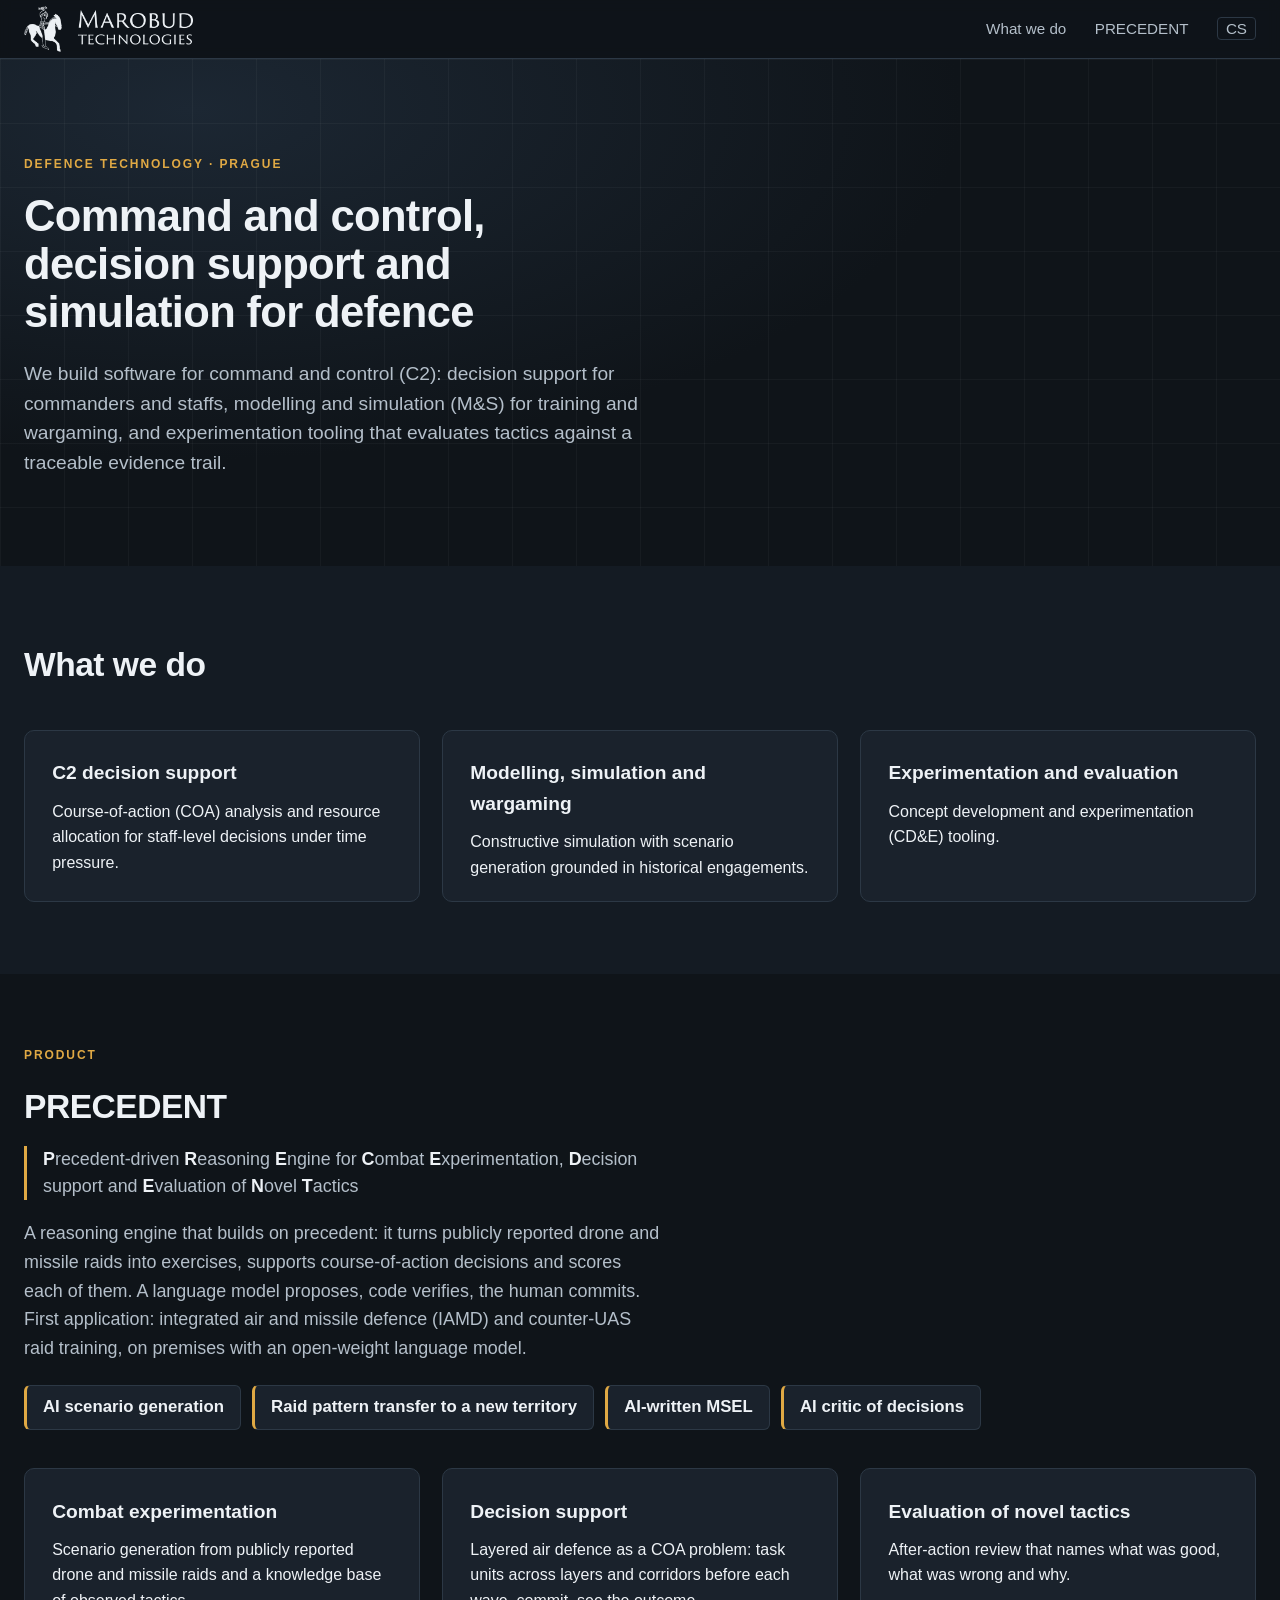
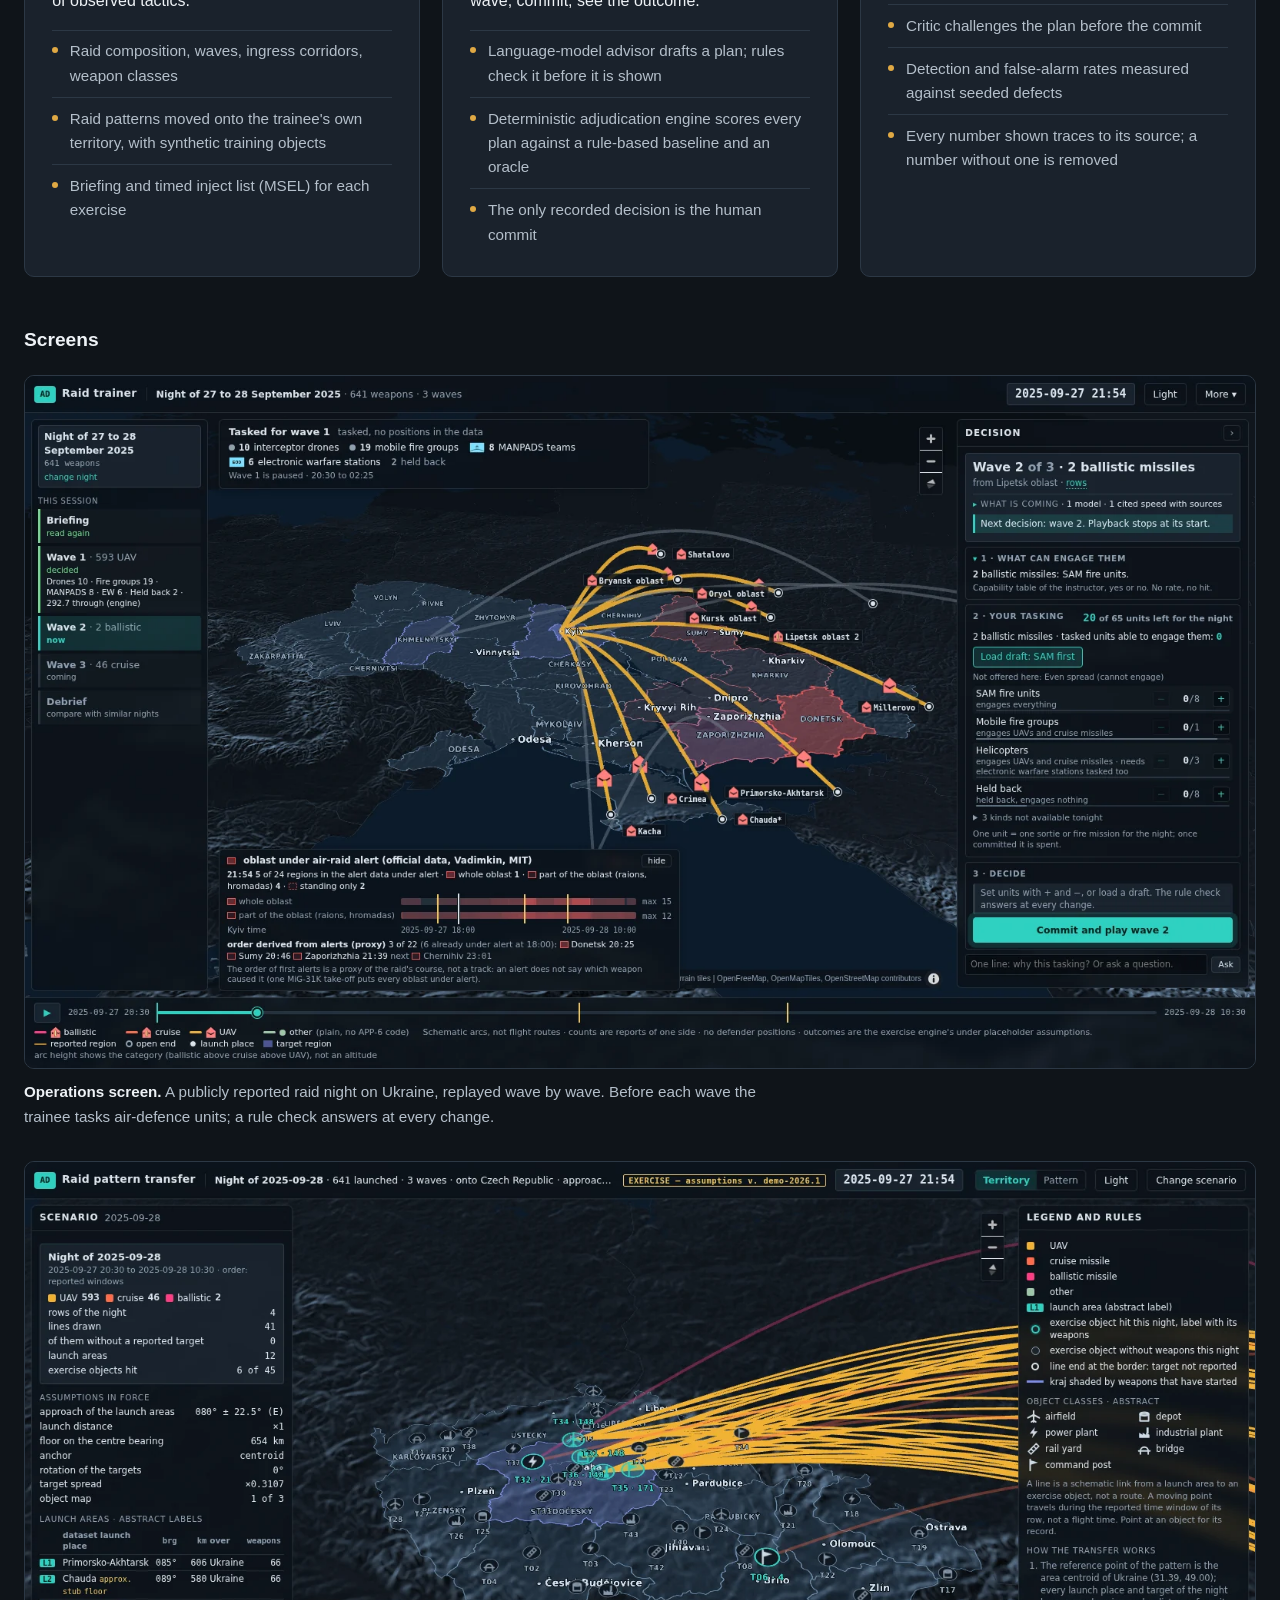
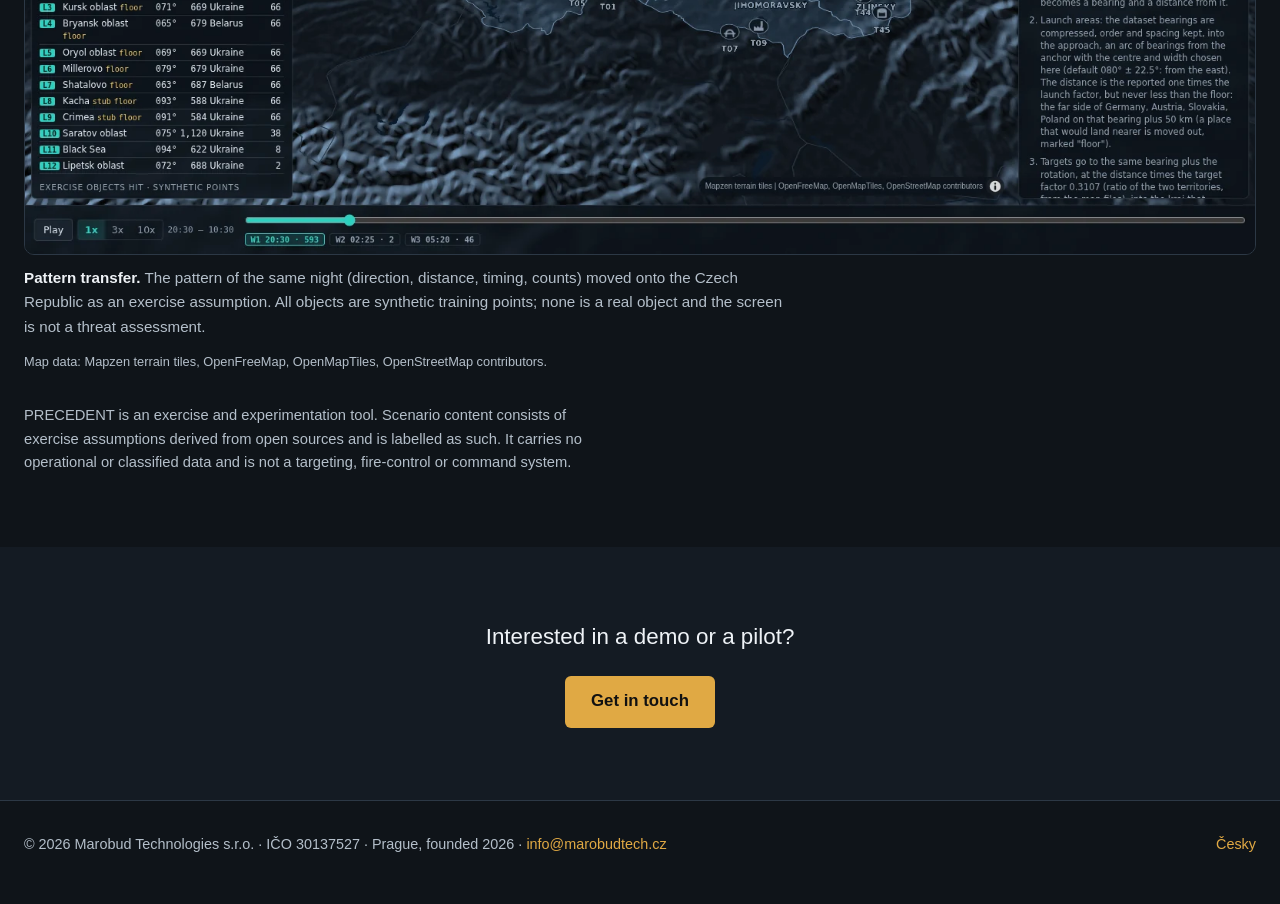
<file: index.html>
<!doctype html>
<html lang="en">
<head>
<meta charset="utf-8">
<meta name="viewport" content="width=device-width, initial-scale=1">
<title>Marobud Technologies – command and control, decision support and simulation for defence</title>
<meta name="description" content="Marobud Technologies s.r.o., Prague. Defence technology company: command and control (C2), decision support, modelling and simulation, experimentation tooling. Product: PRECEDENT.">
<link rel="stylesheet" href="style.css">
<link rel="icon" type="image/png" href="favicon.png">
</head>
<body>

<header>
  <div class="wrap">
    <a class="brand" href="#top"><img src="logo.png" width="582" height="160" alt="Marobud Technologies"></a>
    <nav>
      <a href="#work">What we do</a>
      <a href="#precedent">PRECEDENT</a>
      <a class="lang" href="cs.html" lang="cs" hreflang="cs">CS</a>
    </nav>
  </div>
</header>

<main id="top">
  <div class="hero">
    <div class="wrap">
      <p class="eyebrow">Defence technology · Prague</p>
      <h1>Command and control, decision support and simulation for defence</h1>
      <p>We build software for command and control (C2): decision support for commanders and staffs, modelling and simulation (M&amp;S) for training and wargaming, and experimentation tooling that evaluates tactics against a traceable evidence trail.</p>
    </div>
  </div>

  <section id="work">
    <div class="wrap">
      <h2>What we do</h2>
      <div class="grid">
        <div class="card">
          <h3>C2 decision support</h3>
          <p>Course-of-action (COA) analysis and resource allocation for staff-level decisions under time pressure.</p>
        </div>
        <div class="card">
          <h3>Modelling, simulation and wargaming</h3>
          <p>Constructive simulation with scenario generation grounded in historical engagements.</p>
        </div>
        <div class="card">
          <h3>Experimentation and evaluation</h3>
          <p>Concept development and experimentation (CD&amp;E) tooling.</p>
        </div>
      </div>
    </div>
  </section>

  <section id="precedent">
    <div class="wrap">
      <p class="eyebrow">Product</p>
      <h2>PRECEDENT</h2>
      <p class="acronym"><b>P</b>recedent-driven <b>R</b>easoning <b>E</b>ngine for <b>C</b>ombat <b>E</b>xperimentation, <b>D</b>ecision support and <b>E</b>valuation of <b>N</b>ovel <b>T</b>actics</p>
      <p class="lead">A reasoning engine that builds on precedent: it turns publicly reported drone and missile raids into exercises, supports course-of-action decisions and scores each of them. A language model proposes, code verifies, the human commits. First application: integrated air and missile defence (IAMD) and counter-UAS raid training, on premises with an open-weight language model.</p>
      <ul class="caps">
        <li>AI scenario generation</li>
        <li>Raid pattern transfer to a new territory</li>
        <li>AI-written MSEL</li>
        <li>AI critic of decisions</li>
      </ul>
      <div class="grid">
        <div class="card">
          <h3>Combat experimentation</h3>
          <p>Scenario generation from publicly reported drone and missile raids and a knowledge base of observed tactics.</p>
          <ul>
            <li>Raid composition, waves, ingress corridors, weapon classes</li>
            <li>Raid patterns moved onto the trainee's own territory, with synthetic training objects</li>
            <li>Briefing and timed inject list (MSEL) for each exercise</li>
          </ul>
        </div>
        <div class="card">
          <h3>Decision support</h3>
          <p>Layered air defence as a COA problem: task units across layers and corridors before each wave, commit, see the outcome.</p>
          <ul>
            <li>Language-model advisor drafts a plan; rules check it before it is shown</li>
            <li>Deterministic adjudication engine scores every plan against a rule-based baseline and an oracle</li>
            <li>The only recorded decision is the human commit</li>
          </ul>
        </div>
        <div class="card">
          <h3>Evaluation of novel tactics</h3>
          <p>After-action review that names what was good, what was wrong and why.</p>
          <ul>
            <li>Critic challenges the plan before the commit</li>
            <li>Detection and false-alarm rates measured against seeded defects</li>
            <li>Every number shown traces to its source; a number without one is removed</li>
          </ul>
        </div>
      </div>
      <h3 class="sub">Screens</h3>
      <div class="shots">
        <figure>
          <a href="precedent-ukraine.webp"><img src="precedent-ukraine.webp" width="1600" height="900" loading="lazy" alt="PRECEDENT operations screen: map of Ukraine with the arcs of a reported raid night and the tasking panel"></a>
          <figcaption><b>Operations screen.</b> A publicly reported raid night on Ukraine, replayed wave by wave. Before each wave the trainee tasks air-defence units; a rule check answers at every change.</figcaption>
        </figure>
        <figure>
          <a href="precedent-czechia.webp"><img src="precedent-czechia.webp" width="1600" height="900" loading="lazy" alt="PRECEDENT pattern transfer screen: map of the Czech Republic with the same raid pattern and synthetic exercise objects"></a>
          <figcaption><b>Pattern transfer.</b> The pattern of the same night (direction, distance, timing, counts) moved onto the Czech Republic as an exercise assumption. All objects are synthetic training points; none is a real object and the screen is not a threat assessment.</figcaption>
        </figure>
      </div>
      <p class="credit">Map data: Mapzen terrain tiles, OpenFreeMap, OpenMapTiles, OpenStreetMap contributors.</p>
      <p class="note">PRECEDENT is an exercise and experimentation tool. Scenario content consists of exercise assumptions derived from open sources and is labelled as such. It carries no operational or classified data and is not a targeting, fire-control or command system.</p>
    </div>
  </section>

  <section class="cta">
    <div class="wrap">
      <p class="lead">Interested in a demo or a pilot?</p>
      <a class="btn" href="mailto:info@marobudtech.cz">Get in touch</a>
    </div>
  </section>
</main>

<footer>
  <div class="wrap">
    <div>© 2026 Marobud Technologies s.r.o. · IČO 30137527 · Prague, founded 2026 · <a href="mailto:info@marobudtech.cz">info@marobudtech.cz</a></div>
    <div><a href="cs.html" lang="cs" hreflang="cs">Česky</a></div>
  </div>
</footer>

</body>
</html>
</file>
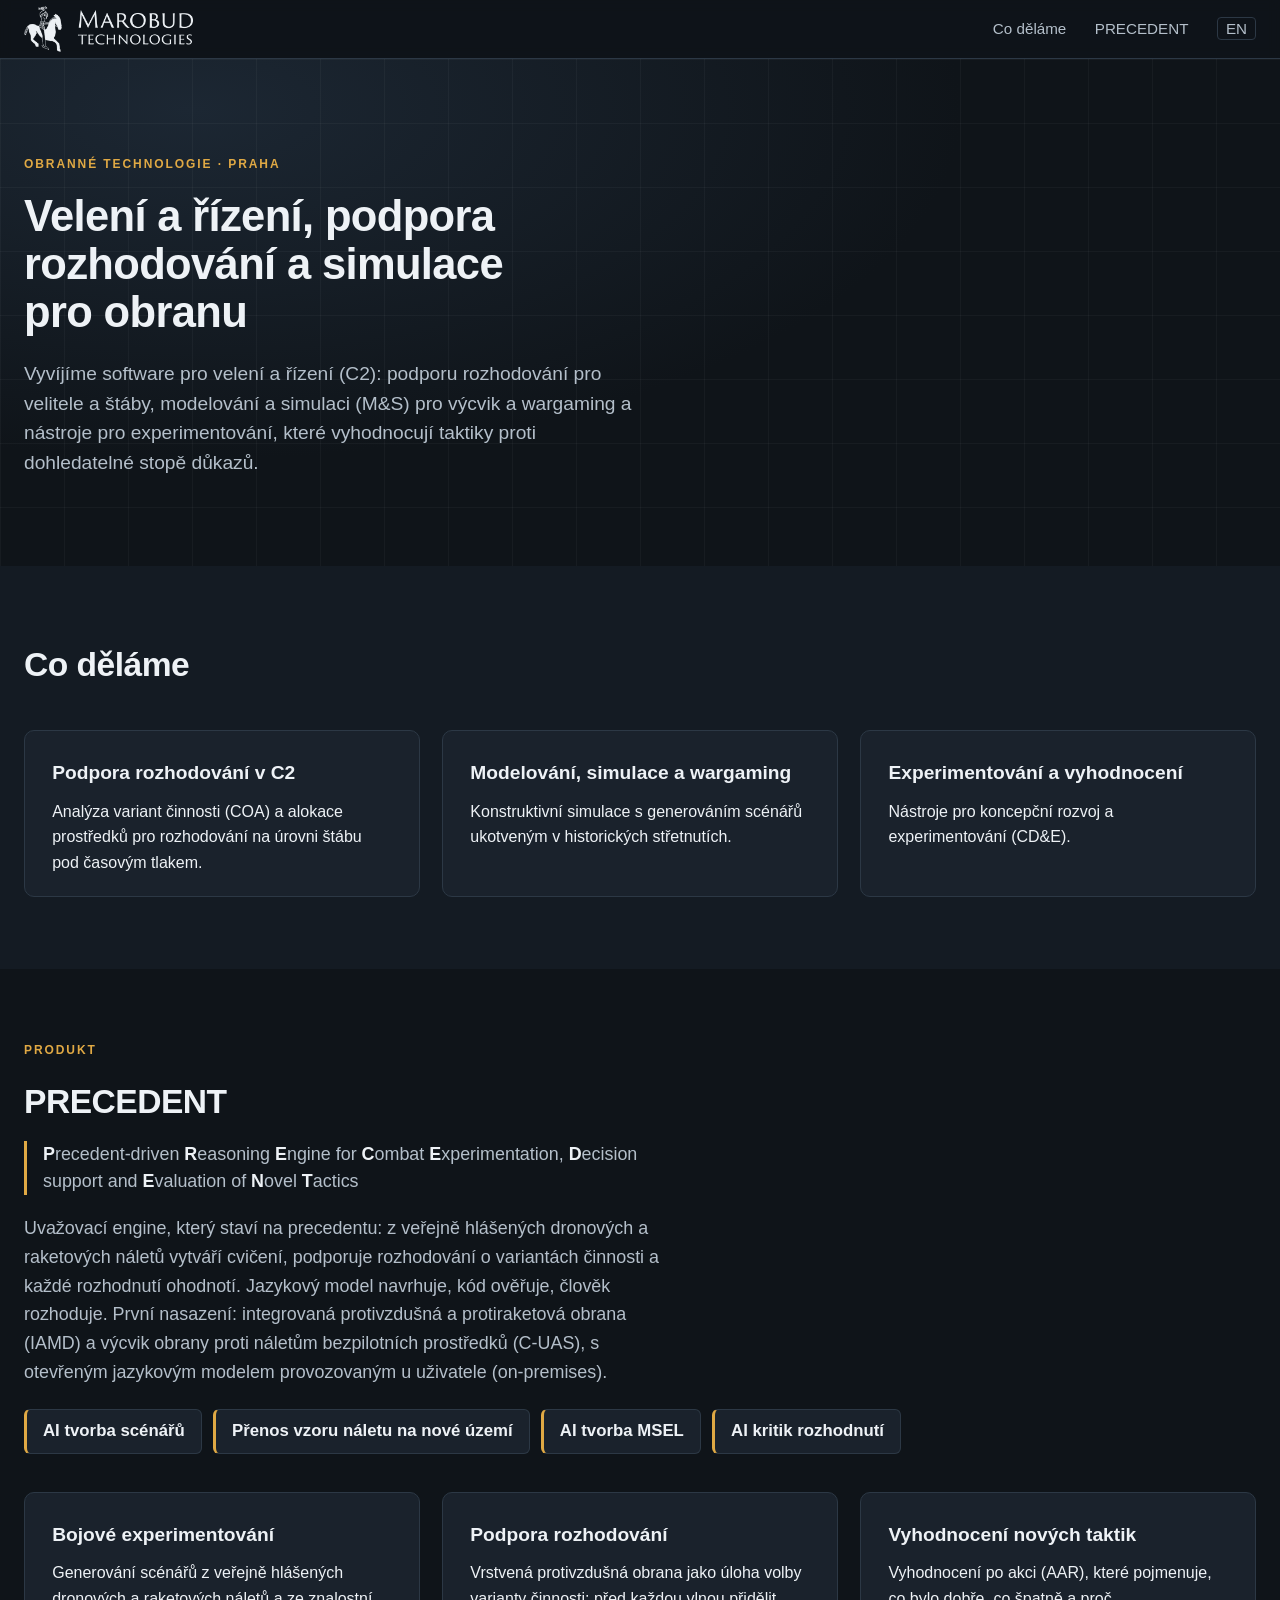
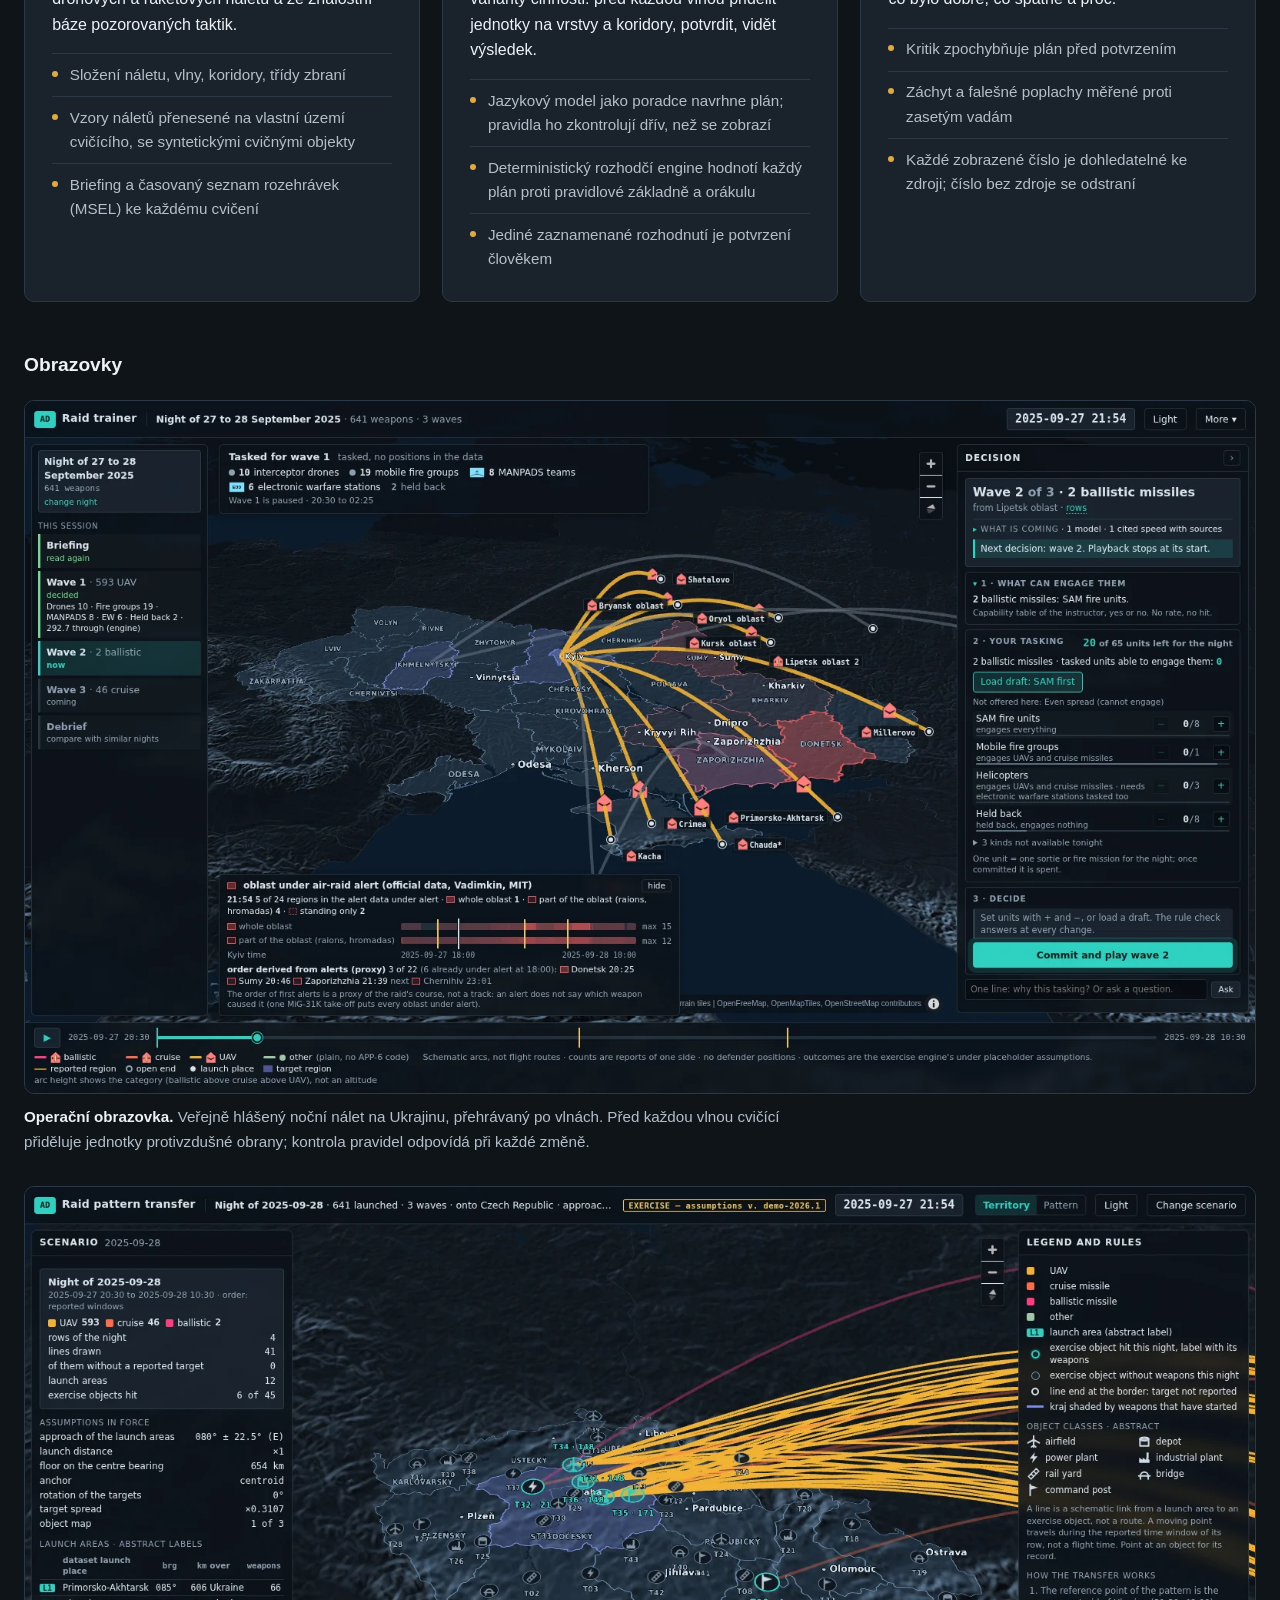
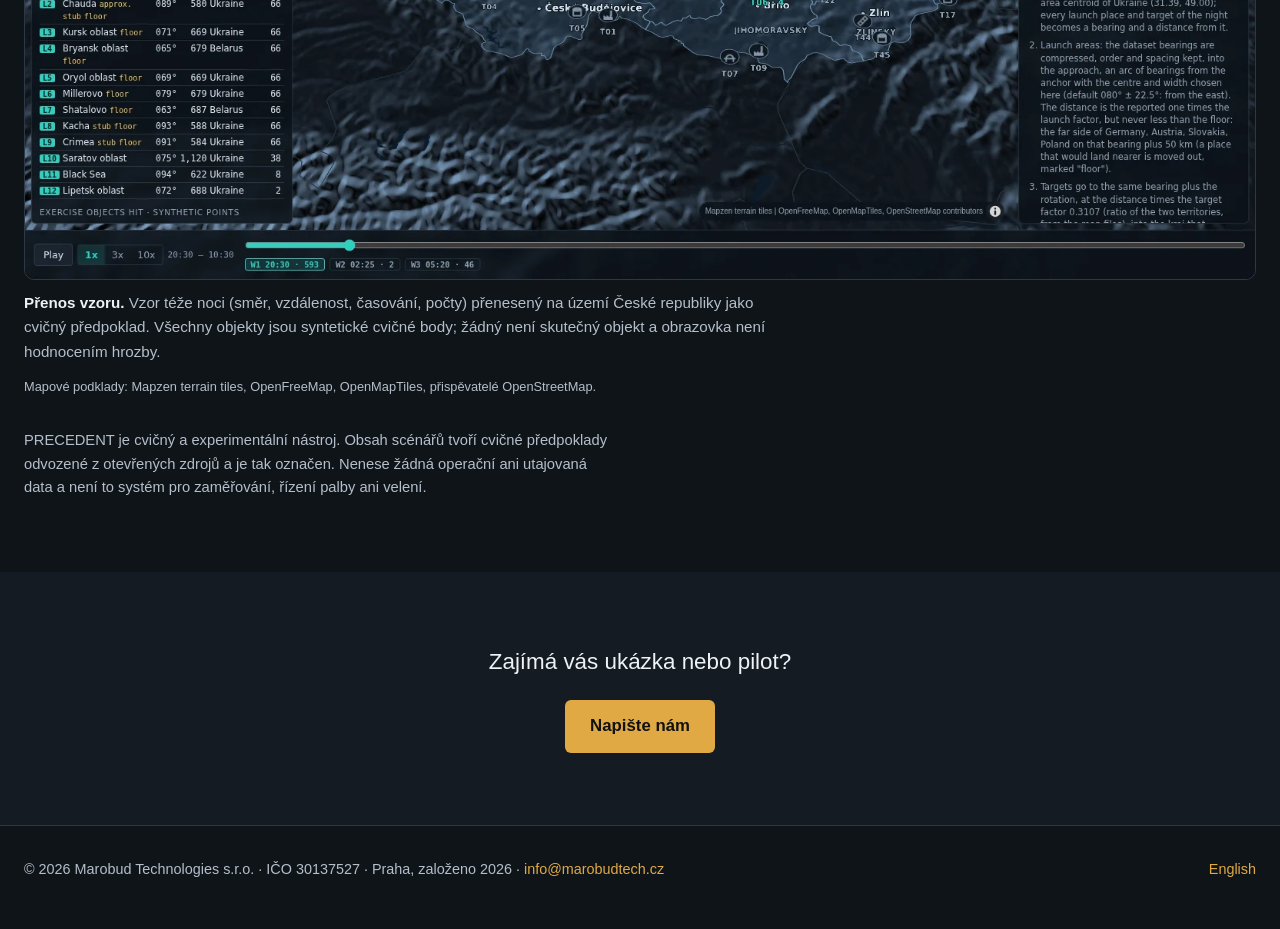
<file: cs.html>
<!doctype html>
<html lang="cs">
<head>
<meta charset="utf-8">
<meta name="viewport" content="width=device-width, initial-scale=1">
<title>Marobud Technologies – velení a řízení, podpora rozhodování a simulace pro obranu</title>
<meta name="description" content="Marobud Technologies s.r.o., Praha. Obranná technologická společnost: velení a řízení (C2), podpora rozhodování, modelování a simulace, nástroje pro experimentování. Produkt: PRECEDENT.">
<link rel="stylesheet" href="style.css">
<link rel="icon" type="image/png" href="favicon.png">
</head>
<body>

<header>
  <div class="wrap">
    <a class="brand" href="#top"><img src="logo.png" width="582" height="160" alt="Marobud Technologies"></a>
    <nav>
      <a href="#work">Co děláme</a>
      <a href="#precedent">PRECEDENT</a>
      <a class="lang" href="index.html" lang="en" hreflang="en">EN</a>
    </nav>
  </div>
</header>

<main id="top">
  <div class="hero">
    <div class="wrap">
      <p class="eyebrow">Obranné technologie · Praha</p>
      <h1>Velení a řízení, podpora rozhodování a simulace pro obranu</h1>
      <p>Vyvíjíme software pro velení a řízení (C2): podporu rozhodování pro velitele a štáby, modelování a simulaci (M&amp;S) pro výcvik a wargaming a nástroje pro experimentování, které vyhodnocují taktiky proti dohledatelné stopě důkazů.</p>
    </div>
  </div>

  <section id="work">
    <div class="wrap">
      <h2>Co děláme</h2>
      <div class="grid">
        <div class="card">
          <h3>Podpora rozhodování v C2</h3>
          <p>Analýza variant činnosti (COA) a alokace prostředků pro rozhodování na úrovni štábu pod časovým tlakem.</p>
        </div>
        <div class="card">
          <h3>Modelování, simulace a wargaming</h3>
          <p>Konstruktivní simulace s generováním scénářů ukotveným v historických střetnutích.</p>
        </div>
        <div class="card">
          <h3>Experimentování a vyhodnocení</h3>
          <p>Nástroje pro koncepční rozvoj a experimentování (CD&amp;E).</p>
        </div>
      </div>
    </div>
  </section>

  <section id="precedent">
    <div class="wrap">
      <p class="eyebrow">Produkt</p>
      <h2>PRECEDENT</h2>
      <p class="acronym"><b>P</b>recedent-driven <b>R</b>easoning <b>E</b>ngine for <b>C</b>ombat <b>E</b>xperimentation, <b>D</b>ecision support and <b>E</b>valuation of <b>N</b>ovel <b>T</b>actics</p>
      <p class="lead">Uvažovací engine, který staví na precedentu: z veřejně hlášených dronových a raketových náletů vytváří cvičení, podporuje rozhodování o variantách činnosti a každé rozhodnutí ohodnotí. Jazykový model navrhuje, kód ověřuje, člověk rozhoduje. První nasazení: integrovaná protivzdušná a protiraketová obrana (IAMD) a výcvik obrany proti náletům bezpilotních prostředků (C-UAS), s otevřeným jazykovým modelem provozovaným u uživatele (on-premises).</p>
      <ul class="caps">
        <li>AI tvorba scénářů</li>
        <li>Přenos vzoru náletu na nové území</li>
        <li>AI tvorba MSEL</li>
        <li>AI kritik rozhodnutí</li>
      </ul>
      <div class="grid">
        <div class="card">
          <h3>Bojové experimentování</h3>
          <p>Generování scénářů z veřejně hlášených dronových a raketových náletů a ze znalostní báze pozorovaných taktik.</p>
          <ul>
            <li>Složení náletu, vlny, koridory, třídy zbraní</li>
            <li>Vzory náletů přenesené na vlastní území cvičícího, se syntetickými cvičnými objekty</li>
            <li>Briefing a časovaný seznam rozehrávek (MSEL) ke každému cvičení</li>
          </ul>
        </div>
        <div class="card">
          <h3>Podpora rozhodování</h3>
          <p>Vrstvená protivzdušná obrana jako úloha volby varianty činnosti: před každou vlnou přidělit jednotky na vrstvy a koridory, potvrdit, vidět výsledek.</p>
          <ul>
            <li>Jazykový model jako poradce navrhne plán; pravidla ho zkontrolují dřív, než se zobrazí</li>
            <li>Deterministický rozhodčí engine hodnotí každý plán proti pravidlové základně a orákulu</li>
            <li>Jediné zaznamenané rozhodnutí je potvrzení člověkem</li>
          </ul>
        </div>
        <div class="card">
          <h3>Vyhodnocení nových taktik</h3>
          <p>Vyhodnocení po akci (AAR), které pojmenuje, co bylo dobře, co špatně a proč.</p>
          <ul>
            <li>Kritik zpochybňuje plán před potvrzením</li>
            <li>Záchyt a falešné poplachy měřené proti zasetým vadám</li>
            <li>Každé zobrazené číslo je dohledatelné ke zdroji; číslo bez zdroje se odstraní</li>
          </ul>
        </div>
      </div>
      <h3 class="sub">Obrazovky</h3>
      <div class="shots">
        <figure>
          <a href="precedent-ukraine.webp"><img src="precedent-ukraine.webp" width="1600" height="900" loading="lazy" alt="Operační obrazovka PRECEDENT: mapa Ukrajiny s oblouky hlášeného nočního náletu a panelem přidělení jednotek"></a>
          <figcaption><b>Operační obrazovka.</b> Veřejně hlášený noční nálet na Ukrajinu, přehrávaný po vlnách. Před každou vlnou cvičící přiděluje jednotky protivzdušné obrany; kontrola pravidel odpovídá při každé změně.</figcaption>
        </figure>
        <figure>
          <a href="precedent-czechia.webp"><img src="precedent-czechia.webp" width="1600" height="900" loading="lazy" alt="Obrazovka přenosu vzoru PRECEDENT: mapa České republiky se stejným vzorem náletu a syntetickými cvičnými objekty"></a>
          <figcaption><b>Přenos vzoru.</b> Vzor téže noci (směr, vzdálenost, časování, počty) přenesený na území České republiky jako cvičný předpoklad. Všechny objekty jsou syntetické cvičné body; žádný není skutečný objekt a obrazovka není hodnocením hrozby.</figcaption>
        </figure>
      </div>
      <p class="credit">Mapové podklady: Mapzen terrain tiles, OpenFreeMap, OpenMapTiles, přispěvatelé OpenStreetMap.</p>
      <p class="note">PRECEDENT je cvičný a experimentální nástroj. Obsah scénářů tvoří cvičné předpoklady odvozené z otevřených zdrojů a je tak označen. Nenese žádná operační ani utajovaná data a není to systém pro zaměřování, řízení palby ani velení.</p>
    </div>
  </section>

  <section class="cta">
    <div class="wrap">
      <p class="lead">Zajímá vás ukázka nebo pilot?</p>
      <a class="btn" href="mailto:info@marobudtech.cz">Napište nám</a>
    </div>
  </section>
</main>

<footer>
  <div class="wrap">
    <div>© 2026 Marobud Technologies s.r.o. · IČO 30137527 · Praha, založeno 2026 · <a href="mailto:info@marobudtech.cz">info@marobudtech.cz</a></div>
    <div><a href="index.html" lang="en" hreflang="en">English</a></div>
  </div>
</footer>

</body>
</html>
</file>
<file: style.css>
:root {
  --bg: #0f1419;
  --bg-2: #141b23;
  --card: #1a222c;
  --ink: #eef2f6;
  --ink-2: #b4bfca;
  --line: #2c3845;
  --accent: #e0a944;
  --max: 1280px;
}
* { box-sizing: border-box; }
html { scroll-behavior: smooth; font-size: clamp(16px, 0.45vw + 10px, 19px); }
body {
  margin: 0;
  font: 1rem/1.6 -apple-system, "Segoe UI", Roboto, "Helvetica Neue", Arial, sans-serif;
  color: var(--ink);
  background: var(--bg);
}
a { color: var(--accent); text-decoration: none; }
a:hover { text-decoration: underline; }
.wrap { max-width: var(--max); margin: 0 auto; padding: 0 1.5rem; }

header {
  position: sticky; top: 0; z-index: 10;
  background: rgba(15, 20, 25, .92); backdrop-filter: blur(6px);
  border-bottom: 1px solid var(--line);
}
header .wrap { display: flex; align-items: center; justify-content: space-between; height: 3.6rem; }
.brand { font-weight: 700; font-size: 1.1rem; letter-spacing: .02em; color: var(--ink); white-space: nowrap; }
.brand { display: flex; align-items: center; }
/* logo.png: horizontal serif variant of the Marobud logo, in the page ink for the dark header */
.brand img { display: block; height: 2.9rem; width: auto; }
nav a { color: var(--ink-2); margin-left: 1.5rem; font-size: .95rem; }
nav a:hover { color: var(--ink); text-decoration: none; }
nav .lang { border: 1px solid var(--line); border-radius: 4px; padding: .1rem .5rem; }

.eyebrow { font-size: .75rem; letter-spacing: .16em; text-transform: uppercase; color: var(--accent); margin: 0 0 .9rem; font-weight: 600; }

.hero { padding: 6rem 0 5.5rem;
  background:
    linear-gradient(to right, rgba(255,255,255,.035) 1px, transparent 1px) 0 0 / 4rem 4rem,
    linear-gradient(to bottom, rgba(255,255,255,.035) 1px, transparent 1px) 0 0 / 4rem 4rem,
    radial-gradient(1100px 500px at 15% 10%, #1c2733 0%, var(--bg) 70%); }
.hero .eyebrow { margin-bottom: 1.2rem; font-size: .75rem; line-height: 1.6; color: var(--accent); max-width: none; }
.hero h1 { font-size: clamp(2.1rem, 3.4vw, 3.4rem); line-height: 1.1; margin: 0 0 1.4rem; max-width: 22ch; letter-spacing: -.015em; }
.hero p { font-size: 1.2rem; line-height: 1.55; color: var(--ink-2); max-width: 58ch; margin: 0; }

section { padding: 4.5rem 0; }
section:nth-of-type(odd) { background: var(--bg-2); }
section h2 { font-size: 2.1rem; margin: 0 0 .8rem; letter-spacing: -.015em; }
section .lead { color: var(--ink-2); font-size: 1.12rem; max-width: 64ch; margin: 0 0 2.4rem; }

.acronym { font-size: 1.12rem; color: var(--ink-2); max-width: 64ch; margin: 0 0 1.2rem; padding-left: 1rem;
  border-left: 3px solid var(--accent); line-height: 1.5; }
.acronym b { color: var(--ink); font-weight: 700; }

.grid { display: grid; grid-template-columns: repeat(auto-fit, minmax(300px, 1fr)); gap: 1.4rem; }
section h2 + .grid { margin-top: 2.4rem; }   /* cards right under a heading: same gap as after a .lead */
.card { background: var(--card); border: 1px solid var(--line); border-radius: 10px; padding: 1.7rem 1.7rem 1.3rem; }
.card h3 { margin: 0 0 .6rem; font-size: 1.2rem; }
.card p { margin: 0; color: var(--ink); font-size: 1rem; }
.card p + ul { margin-top: 1rem; }
.card ul { margin: 0; padding: 0; list-style: none; border-top: 1px solid var(--line); }
.card li { font-size: .95rem; color: var(--ink-2); padding: .55rem 0 .55rem 1.1rem; position: relative; border-bottom: 1px solid var(--line); }
.card li:last-child { border-bottom: 0; }
.card li::before { content: ""; position: absolute; left: 0; top: 1.05rem; width: 6px; height: 6px; border-radius: 50%; background: var(--accent); }

.sub { font-size: 1.2rem; margin: 3rem 0 0; }
/* four capabilities in short, between the lead and the cards */
.lead:has(+ .caps) { margin-bottom: 1.4rem; }
.caps { list-style: none; margin: 0 0 2.4rem; padding: 0; display: flex; flex-wrap: wrap; gap: .7rem; }
.caps li { border: 1px solid var(--line); border-left: 3px solid var(--accent); border-radius: 6px; background: var(--card);
  padding: .5rem 1rem; font-size: 1.05rem; font-weight: 600; }

.shots { display: grid; gap: 2rem; margin-top: 1.2rem; }
.shots figure { margin: 0; }
/* screenshots of the product at 1600 x 900, shown at the full content width so their text stays readable */
.shots img { display: block; width: 100%; height: auto; border: 1px solid var(--line); border-radius: 10px; }
.shots figcaption { font-size: .95rem; color: var(--ink-2); max-width: 90ch; margin-top: .7rem; }
.shots figcaption b { color: var(--ink); }
.credit { font-size: .8rem; color: var(--ink-2); margin: .8rem 0 0; }

.note { font-size: .92rem; color: var(--ink-2); max-width: 72ch; margin: 2rem 0 0; }

.btn { display: inline-block; background: var(--accent); color: #111; font-weight: 600; font-size: 1.05rem;
  padding: .8rem 1.6rem; border-radius: 6px; }
.btn:hover { text-decoration: none; filter: brightness(1.08); }
.cta { text-align: center; padding: 4.5rem 0; }
.cta .lead { max-width: none; margin-bottom: 1.3rem; font-size: 1.4rem; color: var(--ink); }

footer { padding: 2rem 0 3rem; color: var(--ink-2); font-size: .9rem; border-top: 1px solid var(--line); }
footer .wrap { display: flex; flex-wrap: wrap; gap: .8rem 2rem; justify-content: space-between; }

@media (max-width: 640px) {
  header .wrap { height: auto; flex-direction: column; align-items: flex-start; gap: .4rem; padding: .7rem 1.25rem; }
  nav { display: flex; flex-wrap: wrap; gap: .4rem 1rem; }
  nav a { margin-left: 0; font-size: .9rem; }
  .hero { padding: 3.5rem 0 3rem; }
  section, .cta { padding: 3rem 0; }
}
</file>
